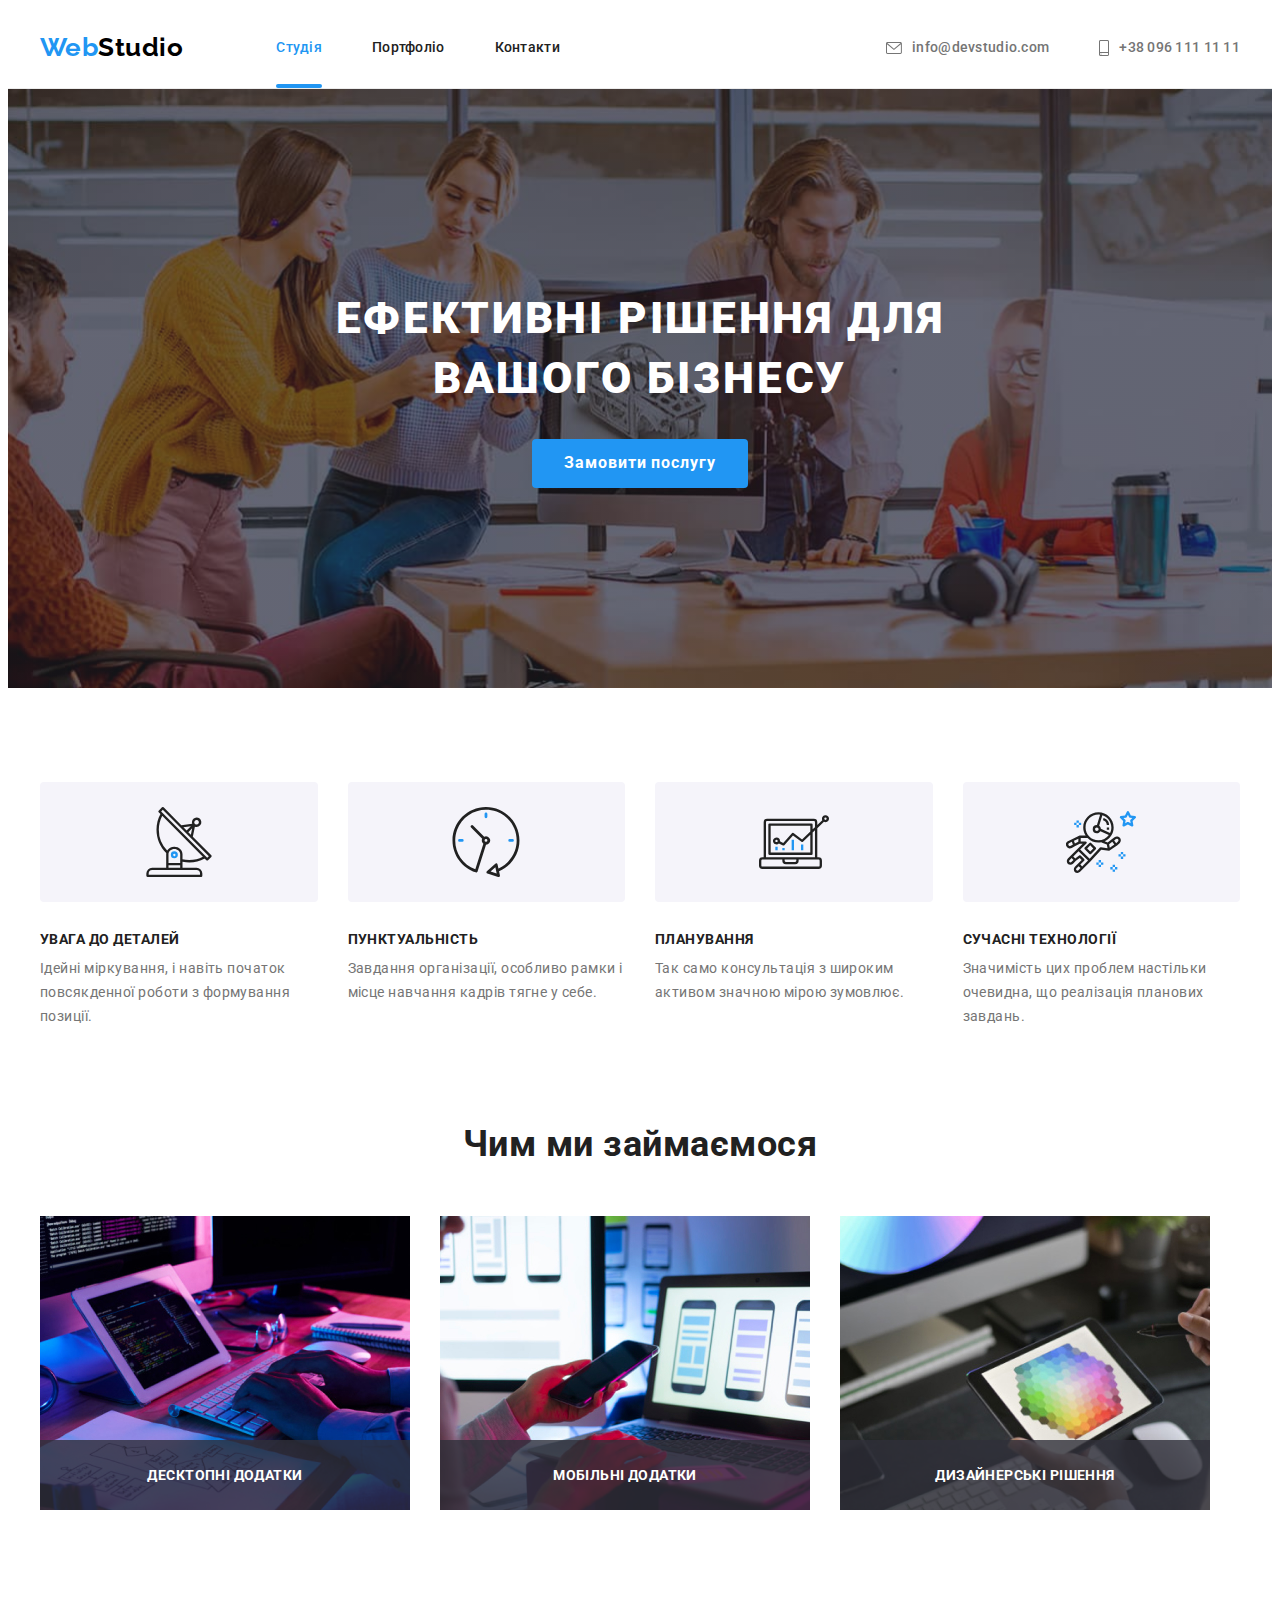
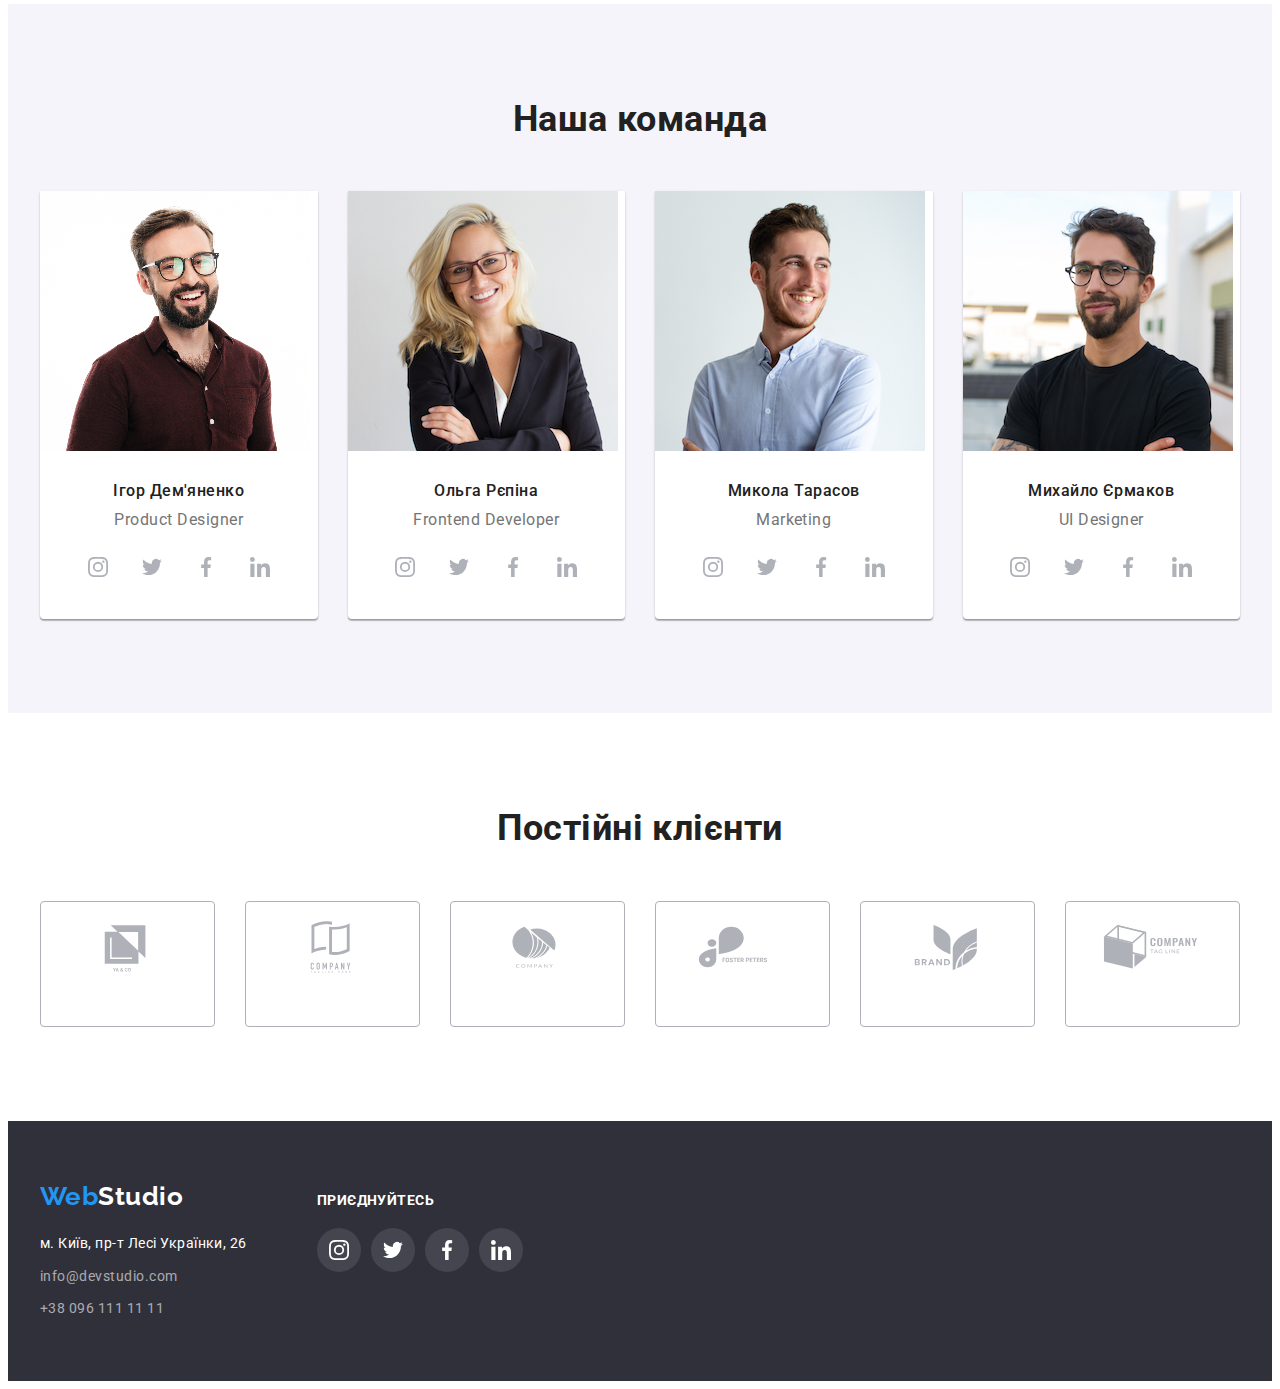
<file: index.html>
<!DOCTYPE html>
<html lang="uk">
  <head>
    <meta charset="UTF-8"/>
    <meta http-equiv="X-UA-Compatible" content="IE=edge"/>
    <meta name="viewport" content="width=device-width, initial-scale=1.0"/>
    <title>WebStudio</title>
    <link
      href="https://fonts.googleapis.com/css2?family=Raleway:wght@700&family=Roboto:wght@400;500;700;900&display=swap"
      rel="stylesheet"/>
    <link
      rel="stylesheet"
      href="https://cdnjs.cloudflare.com/ajax/libs/modern-normalize/1.1.0/modern-normalize.min.css"
      integrity="sha512-wpPYUAdjBVSE4KJnH1VR1HeZfpl1ub8YT/NKx4PuQ5NmX2tKuGu6U/JRp5y+Y8XG2tV+wKQpNHVUX03MfMFn9Q=="
      crossorigin="anonymous"
      referrerpolicy="no-referrer"/>
    <link rel="stylesheet" href="./css/styles.css"/>
  </head>
  <body>
    <!--Top Line-->
    <header class="top-line">
      <div class="container page-header">
        <a class="logo" href="/">Web<span class="logo-header">Studio</span></a>
        <nav>
          <!-- Menu navigation -->
          <ul class="site-nav list">
            <li class="item"><a class="link current" href="./index.html">Студія</a></li>
            <li class="item">
              <a class="link" href="./portfolio.html">Портфоліо</a>
            </li>
            <li class="item"><a class="link" href="">Контакти</a></li>
          </ul>
        </nav>
        <!--Contacts-->
        <ul class="contacts list">
          <li class="item">
            <a class="link" href="mailto:info@devstudio.com">
              <svg class="contacts-icon" width="16" height="12">
                <use href="./images/icons.svg#icon-envelope"></use></svg>info@devstudio.com</a>
          </li>
          <li class="item">
            <a class="link" href="tel:+380961111111">
              <svg class="contacts-icon" width="10" height="16">
                <use href="./images/icons.svg#icon-smartphone"></use></svg>+38 096 111 11 11</a>
          </li>
        </ul>
      </div>
    </header>
    <main>
      <!--Герой-->
      <section class="hero">
        <h1 class="hero-title">Ефективні рішення для вашого бізнесу</h1>
        <button class="button" data-modal-open type="button">Замовити послугу</button>
      </section>
      <!--Особливості///Прихований заголовок-->
      <section class="section">
        <div class="container">
          <h2 hidden class="section-title">Особливості</h2>
          <ul class="features list">
            <li class="item">
              <div class="icon">
                <svg width="70" height="70">
                  <use href="./images/icons.svg#icon-antenna"></use>
                </svg>
              </div>
              <h3 class="features-title">УВАГА ДО ДЕТАЛЕЙ</h3>
              <p class="features-description">
                Ідейні міркування, і навіть початок повсякденної роботи з
                формування позиції.
              </p>
            </li>
            <li class="item">
              <div class="icon">
                <svg width="70" height="70">
                  <use href="./images/icons.svg#icon-clock"></use>
                </svg>
              </div>
              <h3 class="features-title">ПУНКТУАЛЬНІСТЬ</h3>
              <p class="features-description">
                Завдання організації, особливо рамки і місце навчання кадрів
                тягне у себе.
              </p>
            </li>
            <li class="item">
              <div class="icon">
                <svg width="70" height="70">
                  <use href="./images/icons.svg#icon-diagram"></use>
                </svg>
              </div>
              <h3 class="features-title">ПЛАНУВАННЯ</h3>
              <p class="features-description">
                Так само консультація з широким активом значною мірою зумовлює.
              </p>
            </li>
            <li class="item">
              <div class="icon">
                <svg width="70" height="70">
                  <use href="./images/icons.svg#icon-astronaut"></use>
                </svg>
              </div>
              <h3 class="features-title">СУЧАСНІ ТЕХНОЛОГІЇ</h3>
              <p class="features-description">
                Значимість цих проблем настільки очевидна, що реалізація
                планових завдань.
              </p>
            </li>
          </ul>
        </div>
      </section>
      <!--Чим ми займаємося-->
      <section class="about section">
        <div class="container">
          <h2 class="section-title">Чим ми займаємося</h2>
          <ul class="work list">
            <li class="item">
              <img
                class="image"
                src="./images/close-up-image-programer-working-his-desk-office_1098-18707.jpg"
                alt="Програміст працює за комп'ютером в офісі"
                width="370"
              />
              <div class="text-box">
                <p class="text">Десктопні додатки</p>
              </div>
            </li>
            <li class="item">
              <img
                class="image"
                src="./images/web-ui-designers-are-developing-application-smartphones-team-creators-is-working-interface-mobile-phones_8119-2713.jpg"
                alt="Веб дизайнер розробляє інтерфейс програми для смартфону"
                width="370"
              />
              <div class="text-box"> 
                <p class="text">Мобільні додатки</p>
              </div>
            </li>
            <li class="item">
              <img
                class="image"
                src="./images/creative-artist-web-design-with-working-colour-selection-graphic-tablet_35674-1119.jpg"
                alt="Веб дизайнер обирає колір з палітри на планшеті"
                width="370"
              />
              <div class="text-box">
                <p class="text">Дизайнерські рішення</p>
              </div>
            </li>
          </ul>
        </div>
      </section>
      <!--Наша команда-->
      <section class="section team">
        <div class="container">
          <h2 class="section-title">Наша команда</h2>
          <ul class="team list">
            <li class="cards">
              <img
                class="image"
                src="./images/4853.jpg"
                alt="Photo"
                width="270"
              />
              <div class="cards-text">
                <h3 class="cards-title">Ігор Дем'яненко</h3>
                <p class="cards-captions" lang="en">Product Designer</p>
                <ul class="cards-icon list">
                  <li class="item">
                    <a
                      class="link"
                      href="http://instagram.com"
                      target="_blank"
                      rel="noopener noreferrer"
                    >
                      <svg class="icon" width="20" height="20">
                        <use href="./images/icons.svg#icon-instagram"></use>
                      </svg>
                    </a>
                  </li>
                  <li class="item">
                    <a
                      class="link"
                      href="http://twitter.com"
                      target="_blank"
                      rel="noopener noreferrer"
                    >
                      <svg class="icon" width="20" height="20">
                        <use href="./images/icons.svg#icon-twitter"></use>
                      </svg>
                    </a>
                  </li>
                  <li class="item">
                    <a
                      class="link"
                      href="http://facebook.com"
                      target="_blank"
                      rel="noopener noreferrer"
                    >
                      <svg class="icon" width="20" height="20">
                        <use href="./images/icons.svg#icon-facebook"></use>
                      </svg>
                    </a>
                  </li>
                  <li class="item">
                    <a
                      class="link"
                      href="http://LinkedIn.com"
                      target="_blank"
                      rel="noopener noreferrer"
                    >
                      <svg class="icon" width="20" height="20">
                        <use href="./images/icons.svg#icon-linkedin"></use>
                      </svg>
                    </a>
                  </li>
                </ul>
              </div>
            </li>
            <li class="cards">
              <img
                class="image"
                src="./images/5844.jpg"
                alt="Photo"
                width="270"
              />
              <div class="cards-text">
                <h3 class="cards-title">Ольга Рєпіна</h3>
                <p class="cards-captions" lang="en">Frontend Developer</p>

              <ul class="cards-icon list">
                <li class="item">
                  <a
                    class="link"
                    href="http://instagram.com"
                    target="_blank"
                    rel="noopener noreferrer"
                  >
                    <svg class="icon" width="20" height="20">
                      <use href="./images/icons.svg#icon-instagram"></use>
                    </svg>
                  </a>
                </li>
                <li class="item">
                  <a
                    class="link"
                    href="http://twitter.com"
                    target="_blank"
                    rel="noopener noreferrer"
                  >
                    <svg class="icon" width="20" height="20">
                      <use href="./images/icons.svg#icon-twitter"></use>
                    </svg>
                  </a>
                </li>
                <li class="item">
                  <a
                    class="link"
                    href="http://facebook.com"
                    target="_blank"
                    rel="noopener noreferrer"
                  >
                    <svg class="icon" width="20" height="20">
                      <use href="./images/icons.svg#icon-facebook"></use>
                    </svg>
                  </a>
                </li>
                <li class="item">
                  <a
                    class="link"
                    href="http://LinkedIn.com"
                    target="_blank"
                    rel="noopener noreferrer"
                  >
                    <svg class="icon" width="20" height="20">
                      <use href="./images/icons.svg#icon-linkedin"></use>
                    </svg>
                  </a>
                </li>
              </ul>
              </div>
            </li>
            <li class="cards">
              <img
                class="image"
                src="./images/16166.jpg"
                alt="Photo"
                width="270"
              />
              <div class="cards-text">
                <h3 class="cards-title">Микола Тарасов</h3>
                <p class="cards-captions" lang="en">Marketing</p>
              
              <ul class="cards-icon list">
                <li class="item">
                  <a
                    class="link"
                    href="http://instagram.com"
                    target="_blank"
                    rel="noopener noreferrer"
                  >
                    <svg class="icon" width="20" height="20">
                      <use href="./images/icons.svg#icon-instagram"></use>
                    </svg>
                  </a>
                </li>
                <li class="item">
                  <a
                    class="link"
                    href="http://twitter.com"
                    target="_blank"
                    rel="noopener noreferrer"
                  >
                    <svg class="icon" width="20" height="20">
                      <use href="./images/icons.svg#icon-twitter"></use>
                    </svg>
                  </a>
                </li>
                <li class="item">
                  <a
                    class="link"
                    href="http://facebook.com"
                    target="_blank"
                    rel="noopener noreferrer"
                  >
                    <svg class="icon" width="20" height="20">
                      <use href="./images/icons.svg#icon-facebook"></use>
                    </svg>
                  </a>
                </li>
                <li class="item">
                  <a
                    class="link"
                    href="http://LinkedIn.com"
                    target="_blank"
                    rel="noopener noreferrer"
                  >
                    <svg class="icon" width="20" height="20">
                      <use href="./images/icons.svg#icon-linkedin"></use>
                    </svg>
                  </a>
                </li>
              </ul>
              </div>
            </li>
            <li class="cards">
              <img
                class="image"
                src="./images/2968.jpg"
                alt="Photo"
                width="270"
              />
              <div class="cards-text">
                <h3 class="cards-title">Михайло Єрмаков</h3>
                <p class="cards-captions" lang="en">UI Designer</p>
              
              <ul class="cards-icon list">
                <li class="item">
                  <a
                    class="link"
                    href="http://instagram.com"
                    target="_blank"
                    rel="noopener noreferrer"
                  >
                    <svg class="icon" width="20" height="20">
                      <use href="./images/icons.svg#icon-instagram"></use>
                    </svg>
                  </a>
                </li>
                <li class="item">
                  <a
                    class="link"
                    href="http://twitter.com"
                    target="_blank"
                    rel="noopener noreferrer"
                  >
                    <svg class="icon" width="20" height="20">
                      <use href="./images/icons.svg#icon-twitter"></use>
                    </svg>
                  </a>
                </li>
                <li class="item">
                  <a
                    class="link"
                    href="http://facebook.com"
                    target="_blank"
                    rel="noopener noreferrer"
                  >
                    <svg class="icon" width="20" height="20">
                      <use href="./images/icons.svg#icon-facebook"></use>
                    </svg>
                  </a>
                </li>
                <li class="item">
                  <a
                    class="link"
                    href="http://LinkedIn.com"
                    target="_blank"
                    rel="noopener noreferrer"
                  >
                    <svg class="icon" width="20" height="20">
                      <use href="./images/icons.svg#icon-linkedin"></use>
                    </svg>
                  </a>
                </li>
              </ul>
              </div>
            </li>
          </ul>
        </div>
      </section>
      <!--------------------------- Постійні клієнти -------------------------------------->
      <section class="section clients">
        <div class="container">
          <h2 class="section-title">Постійні клієнти</h2>
          <ul class="clients-list list">
            <li class="item">
              <a
                class="link"
                href="http://"
                target="_blank"
                rel="noopener noreferrer"
              >
                <svg class="icon" width="106" height="60">
                  <use href="./images/icons.svg#icon-logo-1"></use>
                </svg>
              </a>
            </li>
            <li class="item">
              <a
                class="link"
                href="http://"
                target="_blank"
                rel="noopener noreferrer"
              >
                <svg class="icon" width="106" height="60">
                  <use href="./images/icons.svg#icon-logo-2"></use>
                </svg>
              </a>
            </li>
            <li class="item">
              <a
                class="link"
                href="http://"
                target="_blank"
                rel="noopener noreferrer"
              >
                <svg class="icon" width="106" height="60">
                  <use href="./images/icons.svg#icon-logo-3"></use>
                </svg>
              </a>
            </li>
            <li class="item">
              <a
                class="link"
                href="http://"
                target="_blank"
                rel="noopener noreferrer"
              >
                <svg class="icon" width="106" height="60">
                  <use href="./images/icons.svg#icon-logo-4"></use>
                </svg>
              </a>
            </li>
            <li class="item">
              <a
                class="link"
                href="http://"
                target="_blank"
                rel="noopener noreferrer"
              >
                <svg class="icon" width="106" height="60">
                  <use href="./images/icons.svg#icon-logo-5"></use>
                </svg>
              </a>
            </li>
            <li class="item">
              <a
                class="link"
                href="http://"
                target="_blank"
                rel="noopener noreferrer"
              >
                <svg class="icon" width="106" height="60">
                  <use href="./images/icons.svg#icon-logo-6"></use>
                </svg>
              </a>
            </li>
          </ul>
        </div>
      </section>
    </main>
    <!--Підвал-->
    <footer class="footer">
      <div class="container">
        <div class="footer-flex">
          <div class="footer-contacts">
            <a class="logo" href="/"
              >Web<span class="logo-footer">Studio</span></a
            >
            <address>
              <ul class="address list">
                <li class="item">м. Київ, пр-т Лесі Українки, 26</li>
                <li class="item">
                  <a class="link" href="mailto:info@devstudio.com"
                    >info@devstudio.com</a
                  >
                </li>
                <li class="item">
                  <a class="link" href="tel:+380961111111">+38 096 111 11 11</a>
                </li>
              </ul>
            </address>
          </div>
          <div class="footer-social">
            <span class="social-uptitle">Приєднуйтесь</span>
            <ul class="footer-icon list">
              <li class="item">
                <a
                  class="link"
                  href="http://instagram.com"
                  target="_blank"
                  rel="noopener noreferrer"
                >
                  <svg class="icon" width="20" height="20">
                    <use href="./images/icons.svg#icon-instagram"></use>
                  </svg>
                </a>
              </li>
              <li class="item">
                <a
                  class="link"
                  href="http://twitter.com"
                  target="_blank"
                  rel="noopener noreferrer"
                >
                  <svg class="icon" width="20" height="20">
                    <use href="./images/icons.svg#icon-twitter"></use>
                  </svg>
                </a>
              </li>
              <li class="item">
                <a
                  class="link"
                  href="http://facebook.com"
                  target="_blank"
                  rel="noopener noreferrer"
                >
                  <svg class="icon" width="20" height="20">
                    <use href="./images/icons.svg#icon-facebook"></use>
                  </svg>
                </a>
              </li>
              <li class="item">
                <a
                  class="link"
                  href="http://LinkedIn.com"
                  target="_blank"
                  rel="noopener noreferrer"
                >
                  <svg class="icon" width="20" height="20">
                    <use href="./images/icons.svg#icon-linkedin"></use>
                  </svg>
                </a>
              </li>
            </ul>
          </div>
        </div>
      </div>
    </footer>
    <!-- modal -->
    <div class="backdrop is-hidden" data-modal>
      <div class="modal">
        <button class="button" type="button" data-modal-close>
          <svg class="icon" width="18" height="18">
            <use href="./images/icons.svg#icon-close"></use>
          </svg>
        </button>
      </div>
    </div>
    <script src="./js/modal.js"></script>
  </body>
</html>
</file>
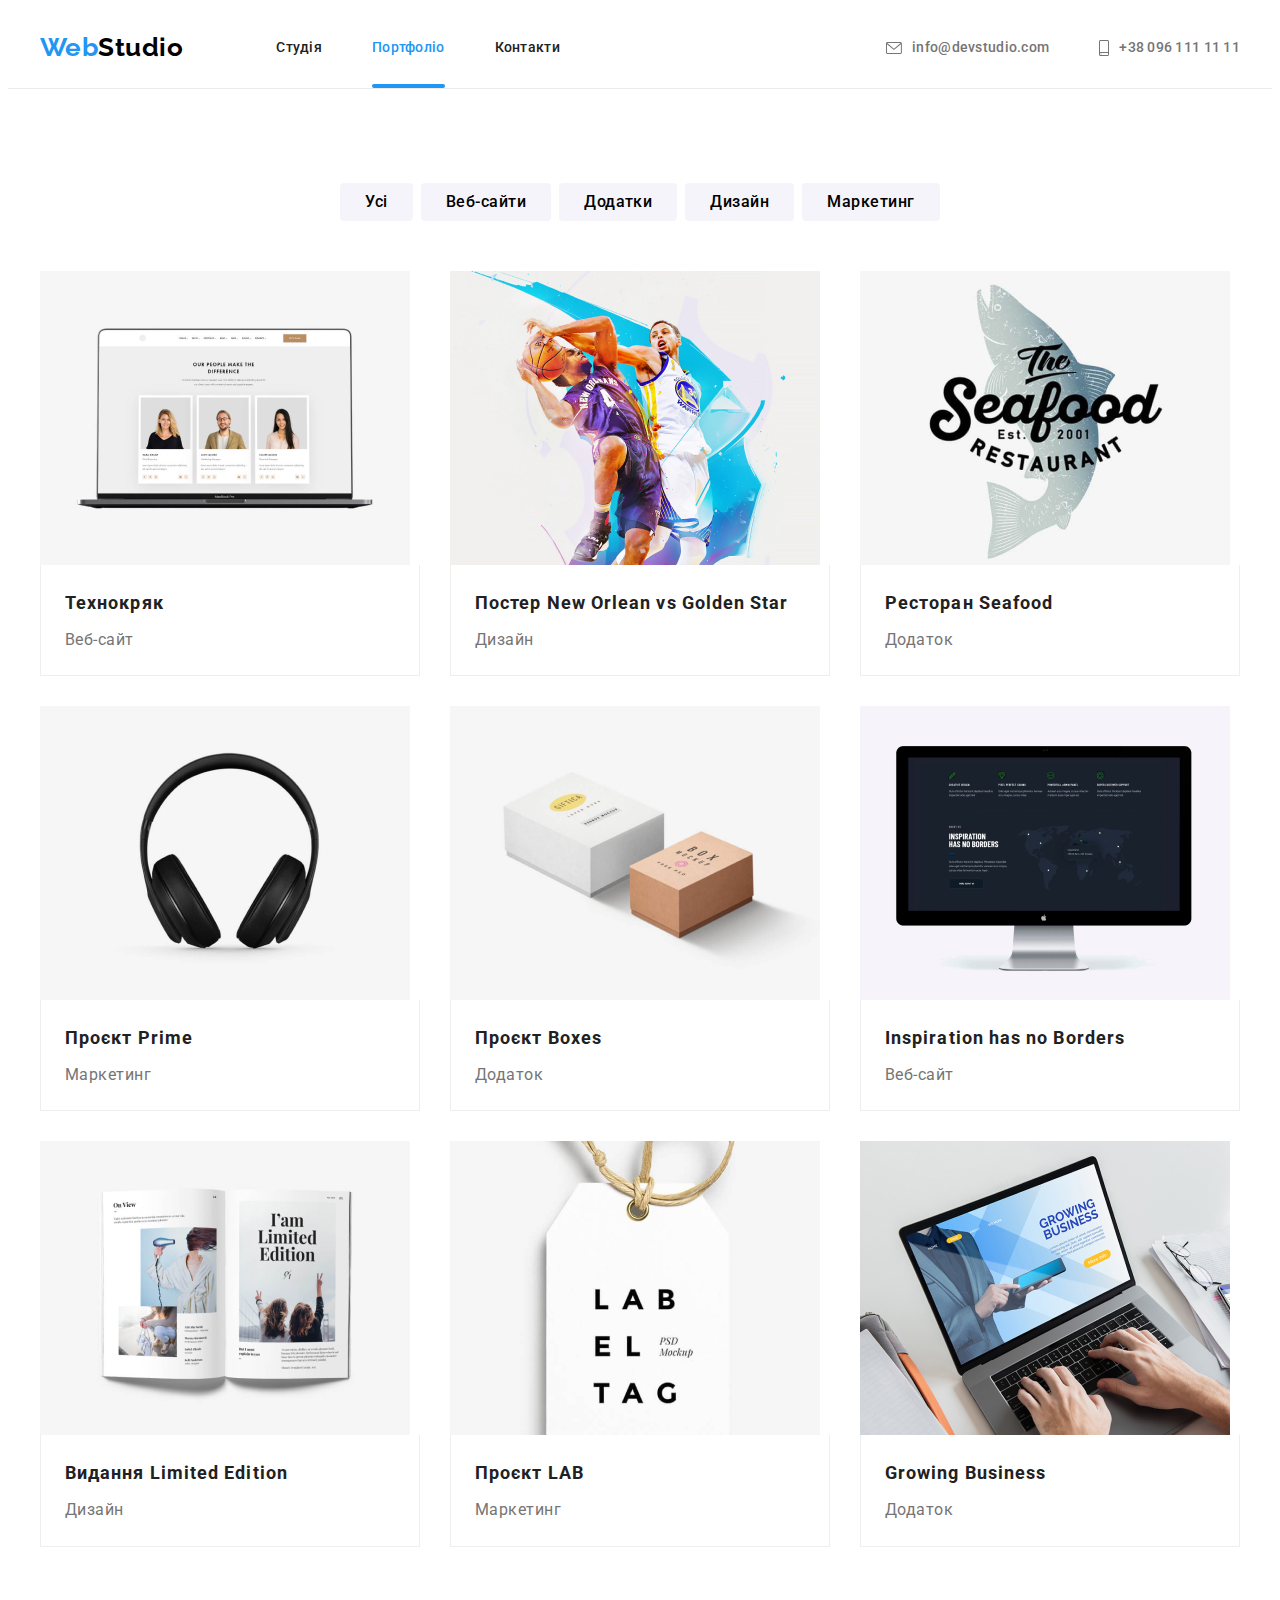
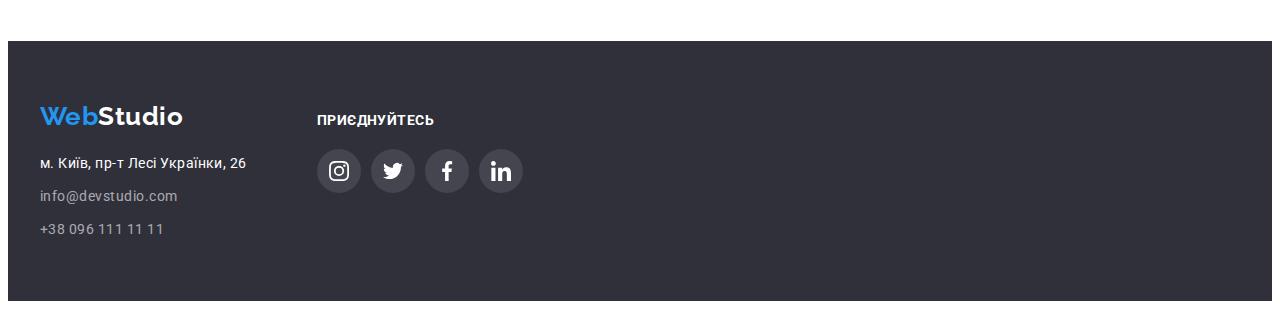
<file: portfolio.html>
<!DOCTYPE html>
<html lang="uk">
  <head>
    <meta charset="UTF-8" />
    <meta http-equiv="X-UA-Compatible" content="IE=edge" />
    <meta name="viewport" content="width=device-width, initial-scale=1.0" />
    <title>WebStudio</title>
    <link
      href="https://fonts.googleapis.com/css2?family=Raleway:wght@700&family=Roboto:wght@400;500;700;900&display=swap"
      rel="stylesheet"
    />
    <link
      rel="stylesheet"
      href="https://cdnjs.cloudflare.com/ajax/libs/modern-normalize/1.1.0/modern-normalize.min.css"
      integrity="sha512-wpPYUAdjBVSE4KJnH1VR1HeZfpl1ub8YT/NKx4PuQ5NmX2tKuGu6U/JRp5y+Y8XG2tV+wKQpNHVUX03MfMFn9Q=="
      crossorigin="anonymous"
      referrerpolicy="no-referrer"
    />
    <link rel="stylesheet" href="./css/styles.css" />
  </head>

  <body>
    <!--Top Line-->
    <header class="top-line">
      <div class="container page-header">
        <a class="logo" href="/">Web<span class="logo-header">Studio</span></a>
        <nav>
          <!-- Menu navigation -->
          <ul class="site-nav list">
            <li class="item"><a class="link" href="./index.html">Студія</a></li>
            <li class="item">
              <a class="link current" href="./portfolio.html">Портфоліо</a>
            </li>
            <li class="item"><a class="link" href="">Контакти</a></li>
          </ul>
        </nav>
        <!--Contacts-->
        <ul class="contacts list">
          <li class="item">
            <a class="link" href="mailto:info@devstudio.com">
              <svg class="contacts-icon" width="16" height="12">
                <use href="./images/icons.svg#icon-envelope"></use></svg>info@devstudio.com</a>
          </li>
          <li class="item">
            <a class="link" href="tel:+380961111111">
              <svg class="contacts-icon" width="10" height="16">
                <use href="./images/icons.svg#icon-smartphone"></use></svg>+38 096 111 11 11</a>
          </li>
        </ul>
      </div>
    </header>
    <main>
      <section class="section">
        <div class="container">
          <h1 hidden class="section-title">Портфоліо</h1>
          <ul class="filter list">
            <li class="item">
              <button class="filter-button" type="button">Усі</button>
            </li>
            <li class="item">
              <button class="filter-button" type="button">Веб-сайти</button>
            </li>
            <li class="item">
              <button class="filter-button" type="button">Додатки</button>
            </li>
            <li class="item">
              <button class="filter-button" type="button">Дизайн</button>
            </li>
            <li class="item">
              <button class="filter-button" type="button">Маркетинг</button>
            </li>
          </ul>
          <ul class="gallery list">
            <li class="item">
              <a class="link" href="">
                <div class="gallery-thumbs">
                  <img
                    class="image"
                    src="./images/notebook.jpg"
                    alt="Photo"
                    width="370"
                  />
                  <div class="overlay">
                    <p class="overlay-text">Ресурс пропонує комплексні пропозиції з різним рівнем функціоналу та сервісів. 
                      Все це дозволить відвідувачу отримати вичерпні відомості про компанію чи приватну особу.
                    </p>
                  </div>
                </div>
                <div class="text">
                  <h2 class="title">Технокряк</h2>
                  <p class="gallery-caption">Веб-сайт</p>
                </div>
              </a>
            </li>
            <li class="item">
              <a class="link" href="">
                <div class="gallery-thumbs">
                  <img
                    class="image"
                    src="./images/poster.jpg"
                    alt="Photo"
                    width="370"
                  />
                  <div class="overlay">
                    <p class="overlay-text">Lorem ipsum dolor sit amet consectetur, adipisicing elit. Inventore, iusto. 
                      Eius quaerat illum est laborum dolorum quam mollitia facere corrupti inventore eveniet.
                    </p>
                  </div>
                </div>
                <div class="text">
                  <h2 class="title">Постер New Orlean vs Golden Star</h2>
                  <p class="gallery-caption">Дизайн</p>
                </div>
              </a>
            </li>
            <li class="item">
              <a class="link" href="">
                <div class="gallery-thumbs">
                  <img
                    class="image"
                    src="./images/seafood.jpg"
                    alt="Photo"
                    width="370"
                  />
                  <div class="overlay">
                    <p class="overlay-text">Lorem ipsum dolor sit amet consectetur, adipisicing elit. Inventore, iusto.
                      Eius quaerat illum est laborum dolorum quam mollitia facere corrupti inventore eveniet.
                    </p>
                  </div>
                </div>
                <div class="text">
                  <h2 class="title">Ресторан Seafood</h2>
                  <p class="gallery-caption">Додаток</p>
                </div>
              </a>
            </li>
            <li class="item">
              <a class="link" href="">
                <div class="gallery-thumbs">
                  <img
                    class="image"
                    src="./images/earphones.jpg"
                    alt="Photo"
                    width="370"
                  />
                  <div class="overlay">
                    <p class="overlay-text">Lorem ipsum dolor sit amet consectetur, adipisicing elit. Inventore, iusto.
                      Eius quaerat illum est laborum dolorum quam mollitia facere corrupti inventore eveniet.
                    </p>
                  </div>
                </div>
                <div class="text">
                  <h2 class="title">Проєкт Prime</h2>
                  <p class="gallery-caption">Маркетинг</p>
                </div>
              </a>
            </li>
            <li class="item">
              <a class="link" href="">
                <div class="gallery-thumbs">
                  <img
                    class="image"
                    src="./images/boxes.jpg"
                    alt="Photo"
                    width="370"
                  />
                  <div class="overlay">
                    <p class="overlay-text">Lorem ipsum dolor sit amet consectetur, adipisicing elit. Inventore, iusto.
                      Eius quaerat illum est laborum dolorum quam mollitia facere corrupti inventore eveniet.
                    </p>
                  </div>
                </div>
                <div class="text">
                  <h2 class="title">Проєкт Boxes</h2>
                  <p class="gallery-caption">Додаток</p>
                </div>
              </a>
            </li>
            <li class="item">
              <a class="link" href="">
                <div class="gallery-thumbs">
                  <img
                    class="image"
                    src="./images/monitor.jpg"
                    alt="Photo"
                    width="370"
                  />
                  <div class="overlay">
                    <p class="overlay-text">Lorem ipsum dolor sit amet consectetur, adipisicing elit. Inventore, iusto.
                      Eius quaerat illum est laborum dolorum quam mollitia facere corrupti inventore eveniet.
                    </p>
                  </div>
                </div>
                <div class="text">
                  <h2 class="title" lang="en">Inspiration has no Borders</h2>
                  <p class="gallery-caption">Веб-сайт</p>
                </div>
              </a>
            </li>
            <li class="item">
              <a class="link" href="">
                <div class="gallery-thumbs">
                  <img
                    class="image"
                    src="./images/limited.jpg"
                    alt="Photo"
                    width="370"
                  />
                  <div class="overlay">
                    <p class="overlay-text">Lorem ipsum dolor sit amet consectetur, adipisicing elit. Inventore, iusto.
                      Eius quaerat illum est laborum dolorum quam mollitia facere corrupti inventore eveniet.
                    </p>
                  </div>
                </div>
                <div class="text">
                  <h2 class="title">Видання Limited Edition</h2>
                  <p class="gallery-caption">Дизайн</p>
                </div>
              </a>
            </li>
            <li class="item">
              <a class="link" href="">
                <div class="gallery-thumbs">
                  <img
                    class="image"
                    src="./images/lab.jpg"
                    alt="Photo"
                    width="370"
                  />
                  <div class="overlay">
                    <p class="overlay-text">Lorem ipsum dolor sit amet consectetur, adipisicing elit. Inventore, iusto.
                      Eius quaerat illum est laborum dolorum quam mollitia facere corrupti inventore eveniet.
                    </p>
                  </div>
                </div>
                <div class="text">
                  <h2 class="title">Проєкт LAB</h2>
                  <p class="gallery-caption">Маркетинг</p>
                </div>
              </a>
            </li>
            <li class="item">
              <a class="link" href="">
                <div class="gallery-thumbs">
                  <img
                    class="image"
                    src="./images/business.jpg"
                    alt="Photo"
                    width="370"
                  />
                  <div class="overlay">
                    <p class="overlay-text">Lorem ipsum dolor sit amet consectetur, adipisicing elit. Inventore, iusto.
                      Eius quaerat illum est laborum dolorum quam mollitia facere corrupti inventore eveniet.
                    </p>
                  </div>
                </div>
                <div class="text">
                  <h2 class="title" lang="en">Growing Business</h2>
                  <p class="gallery-caption">Додаток</p>
                </div>
              </a>
            </li>
          </ul>
        </div>
      </section>
    </main>
    <!--Підвал-->
    <footer class="footer">
      <div class="container">
        <div class="footer-flex">
          <div class="footer-contacts">
            <a class="logo" href="/"
              >Web<span class="logo-footer">Studio</span></a
            >
            <address>
              <ul class="address list">
                <li class="item">м. Київ, пр-т Лесі Українки, 26</li>
                <li class="item">
                  <a class="link" href="mailto:info@devstudio.com"
                    >info@devstudio.com</a
                  >
                </li>
                <li class="item">
                  <a class="link" href="tel:+380961111111">+38 096 111 11 11</a>
                </li>
              </ul>
            </address>
          </div>
          <div class="footer-social">
            <span class="social-uptitle">Приєднуйтесь</span>
            <ul class="footer-icon list">
              <li class="item">
                <a
                  class="link"
                  href="http://instagram.com"
                  target="_blank"
                  rel="noopener noreferrer"
                >
                  <svg class="icon" width="20" height="20">
                    <use href="./images/icons.svg#icon-instagram"></use>
                  </svg>
                </a>
              </li>
              <li class="item">
                <a
                  class="link"
                  href="http://twitter.com"
                  target="_blank"
                  rel="noopener noreferrer"
                >
                  <svg class="icon" width="20" height="20">
                    <use href="./images/icons.svg#icon-twitter"></use>
                  </svg>
                </a>
              </li>
              <li class="item">
                <a
                  class="link"
                  href="http://facebook.com"
                  target="_blank"
                  rel="noopener noreferrer"
                >
                  <svg class="icon" width="20" height="20">
                    <use href="./images/icons.svg#icon-facebook"></use>
                  </svg>
                </a>
              </li>
              <li class="item">
                <a
                  class="link"
                  href="http://LinkedIn.com"
                  target="_blank"
                  rel="noopener noreferrer"
                >
                  <svg class="icon" width="20" height="20">
                    <use href="./images/icons.svg#icon-linkedin"></use>
                  </svg>
                </a>
              </li>
            </ul>
          </div>
        </div>
      </div>
    </footer>
  </body>
</html>
</file>
<file: css/styles.css>
:root {
  --text-color-primary: #212121;
  --text-color-secondary: #757575;
  --brand-color-accent: #2196f3;
  --brand-color-bg: #2f303a;
  --bgcolor-primary: #ffffff;
  --bgcolor-secondary: #f5f4fa;
  --social-icon-color: #AFB1B8;
  --white-color:#ffffff;
  --border-solid-color: #eeeeee;
  --gap: 30px;
  --time-transition: cubic-bezier(0.4, 0, 0.2, 1);
}

body {
  background: var(--bgcolor-primary);
  color: var(--text-color-primary);
  font-family: "Roboto", sans-serif;
  letter-spacing: 0.03em;
}

.link {
  text-decoration: none;

  transition: color 250ms cubic-bezier(0.4, 0, 0.2, 1);
}

.list {
  padding: 0;
  list-style-type: none;
}

ul,
li,
p,
h1,
h2,
h3,
h4,
h5,
h6 {
  margin: 0;
}

.container {
  width: 1200px;
  padding-left: 15px;
  padding-right: 15px;
  margin: 0 auto;

  /* outline: 2px solid tomato; */
}

.image {
  display: block;
  max-width: 100%;
}

.top-line {
  border-bottom: 1px solid #ececec;
}

/* page header */
.page-header {
  display: flex;
  align-items: center;
}

/*logo*/

.logo {
  font-family: "Raleway";
  font-weight: 700;
  font-size: 26px;
  line-height: 1.2;
  text-decoration: none;

  color: var(--brand-color-accent);
}

.logo-header {
  color: #000000;
}

.logo-footer {
  color: #ffffff;
}

/*menu-nav*/

.site-nav {
  display: flex;

  font-weight: 500;
  font-size: 14px;
  line-height: 1.1;
  letter-spacing: 0.02em;
}

.site-nav .item:not(:last-child) {
  margin-right: 50px;
}

.site-nav .item:first-child {
  margin-left: 93px;
}

.site-nav .link {
  position: relative;
  display: block;
  padding-top: 32px;
  padding-bottom: 32px;

  font-weight: 500;
  font-size: 14px;
  line-height: 1.1;

  color: inherit;
}

.site-nav .link.current{
  color: var(--brand-color-accent);
}

.site-nav .link.current::after{
  content: "";
  position: absolute;
  display: block;
    width: 100%;
    height: 4px;
    left: 0px;
    bottom: 0px;

    border-radius: 2px;
    background: var(--brand-color-accent);
    opacity: 1;
    transition: opasity 250ms var(--time-transition);
}

/*Contacts*/

.contacts {
  display: flex;
  margin-left: auto;

  font-weight: 500;
  font-size: 14px;
  line-height: 1.1;
  letter-spacing: 0.02em;
}

.contacts .item{
  display: flex;
  align-items: center;
}

.contacts .item:not(:last-child) {
  margin-right: 50px;
}

.contacts .link {
  display: flex;
  align-items: center;

  padding-top: 32px;
  padding-bottom: 32px;

  font-weight: 500;
  font-size: 14px;
  line-height: 1.1;

  color: var(--text-color-secondary);
}

.contacts-icon {
  fill: var(--text-color-secondary);
  margin-right: 10px;

  transition: fill 250ms cubic-bezier(0.4, 0, 0.2, 1);
}


.link:hover .contacts-icon,
.link:focus .contacts-icon {
  fill: var(--brand-color-accent);
}


/*Hero*/

.hero {
  margin: 0 auto;
  max-width: 1600px;
  max-height: 600px;
  padding: 200px 0;
  text-align: center;

  background-image: linear-gradient( to right, rgba(47, 48, 58, 0.4),rgba(47, 48, 58, 0.4)), 
  url(../images/hero-background.jpg);
  background-repeat: no-repeat;
  background-position: center;
  background-size: cover;
}

.hero-title {
  width: 696px;
  height: 120px;
  margin: auto;
  font-weight: 900;
  font-size: 44px;
  line-height: 1.36;

  text-align: center;
  letter-spacing: 0.06em;
  text-transform: uppercase;
  color: #ffffff;
}

.button {
  padding: 10px 32px;
  margin-top: 30px;
  border: 0;
  border-radius: 4px;

  background-color: var(--brand-color-accent);
  color: #ffffff;

  font-family: inherit;
  font-weight: 700;
  font-size: 16px;
  line-height: 1.8;
  text-align: center;
  cursor: pointer;
  letter-spacing: 0.06em;

  transition: background-color 250ms cubic-bezier(0.4, 0, 0.2, 1);
}

.button:hover,
.button:focus {
  background-color: #188ce8;
}

/* --------------------------------modal---------------------------------------------------------- */
.backdrop{
  position: fixed;
  left: 0px;
  top: 0px;
  width: 100%;
  height: 100%;

  background: rgba(0, 0, 0, 0.2);

  opacity: 1;
  transition: opacity 250ms var(--time-transition);
}

.modal {
  position: absolute;
  left: 50%;
  top: 50%;

  width: 528px;
  height: 581px;

  background: #FFFFFF;
  box-shadow: 0px 1px 3px rgba(0, 0, 0, 0.12), 0px 1px 1px rgba(0, 0, 0, 0.14), 0px 2px 1px rgba(0, 0, 0, 0.2);
  border-radius: 4px;

  transform: scaleX(1) translate(-50%, -50%);
  transition: transform 250ms var(--time-transition), opacity 250ms var(--time-transition);
}

.modal .button {
  position: absolute;
  right: 8px;
  top: 8px;
  margin: 0;
  padding: 0;

  width: 30px;
  height: 30px;

  display: flex;
  align-items: center;
  justify-content: center;
  border-radius: 50%;

  background-color: var(--white-color);
  border: 1px solid rgba(0, 0, 0, 0.1);
}

.button .icon {
  color: currentColor;
}



.backdrop.is-hidden{
  visibility: hidden;
  opacity: 0;
  pointer-events: none;
}

.backdrop.is-hidden .modal {
  transform: scaleX(0.7) translate(-50%, -50%);
}

/*Section*/

.section {
  padding: 94px 0;
}

.section-title {
  margin-bottom: 50px;

  font-weight: 700;
  font-size: 36px;
  line-height: 1.2;
  text-align: center;
}

.section.about {
  padding-top: 0;
}

/*Features*/

.features {
  display: flex;
  gap: var(--gap);
}

.features .item{
  flex-basis: calc((100% - (3 * var(--gap)))/4)
}

.features-title {
  font-weight: 700;
  font-size: 14px;
  line-height: 1.1;
  text-transform: uppercase;
}

.features-description {
  display: block;
  margin-top: 10px;

  font-size: 14px;
  line-height: 1.7;

  color: #757575;
}

.features .icon{
  display: flex;
  align-items: center;
  justify-content: center;
  height: 120px;
  background-color: var(--bgcolor-secondary);
  border-radius: 4px;
  margin-bottom: 30px;
}
/*Work*/

.work {
  display: flex;
}
.work .item{
  position: relative;
}

.work .item:not(:last-child) {
  margin-right: 30px;
}

.work .text-box{
  position: absolute;
  left: 0;
  bottom: 0;
  width: 100%;
  background: rgba(47, 48, 58, 0.8);
}

.work .text{
  font-style: normal;
  font-weight: 700;
    font-size: 14px;
    line-height: 16px;
    text-align: center;
    letter-spacing: 0.03em;
    text-transform: uppercase;
    color: var(--white-color);

    padding: 27px 0;
}

/*Team*/

.team {
  display: flex;
  gap: var(--gap);
  
  background-color: var(--bgcolor-secondary);
}

.team .cards{
flex-basis: calc((100% - (3 * var(--gap)))/4);
}

.cards {
  background-color: var(--bgcolor-primary);
  text-align: center;

  box-shadow: 0px 1px 3px rgba(0, 0, 0, 0.12), 
  0px 1px 1px rgba(0, 0, 0, 0.14), 
  0px 2px 1px rgba(0, 0, 0, 0.2);
  border-radius: 0px 0px 4px 4px;
}

.cards-text {
  padding: 30px 0;
}

.cards-title {
  margin-bottom: 10px;

  font-weight: 500;
  font-size: 16px;
  line-height: 1.2;
}

.cards-captions {
  font-size: 16px;
  line-height: 1.2;
  color: var(--text-color-secondary);
  margin-bottom: 16px;
}

.cards-icon{
  display: flex;
  align-items: center;
  justify-content: center;
}

.cards-icon .item{
  width: 44px;
  height: 44px;
}

.cards-icon .link{
  display: block;
  width: 44px;
  height: 44px;
  border-radius: 50%;
    
  color: var(--social-icon-color);
  background-color: var(--bgcolor-primary);

  transition: color 250ms cubic-bezier(0.4, 0, 0.2, 1), background-color 250ms cubic-bezier(0.4, 0, 0.2, 1);
}

.cards-icon .item:not(:last-child){
  margin-right: 10px;
}

.cards-icon .icon {
  margin-top: 12px;
  fill: currentColor;
}

.cards-icon .link:hover,
.cards-icon .link:focus {
  color: var(--bgcolor-primary);
  background-color: var(--brand-color-accent);
}


/* Clients */

.clients-list{
  display: flex;
  align-items: center;
  justify-content: space-between;
}

.clients-list .item{
  flex-basis: calc((100% - (5 * var(--gap))) / 6);
}

.clients-list .link{
    display: block;
      height: 92px;
      border: 1px solid #AFB1B8;
      border-radius: 4px;
    padding: 16px 32px;
      color: var(--social-icon-color);

      transition: color 250ms cubic-bezier(0.4, 0, 0.2, 1), border 250ms cubic-bezier(0.4, 0, 0.2, 1);
}

.clients-list .icon{
  fill: currentColor;
}

.clients-list .link:hover,
.clients-list .link:focus{
  color: var(--brand-color-accent);
  border: 1px solid var(--brand-color-accent);
}

/*Footer*/

.footer {
  padding: 60px 0;
  background-color: var(--brand-color-bg);
}

.footer-flex{
  display: flex;
  align-items: baseline;
    margin: 0;
    padding: 0;
}

.address {
  margin-top: 20px;
  font-style: normal;
  font-size: 14px;
  line-height: 1.7;
  color: var(--white-color);
}

.address .link {
  color: rgba(255, 255, 255, 0.6);
}

.address .item:not(:last-child) {
  margin-bottom: 9px;
}

.link:hover,
.link:focus {
  color: var(--brand-color-accent);
  
}


.social-uptitle{
  display: block;
  margin-bottom: 20px;
  font-weight: 700;
    font-size: 14px;
    line-height: 1.14;
    letter-spacing: 0.03em;
    text-transform: uppercase;
  
    color: var(--white-color);

}

.footer-social{
  margin-left: 70px;
  
}


.footer-icon {
  display: flex;
  align-items: center;
  justify-content: center;
}

.footer-icon .item {
  width: 44px;
  height: 44px;
}

.footer-icon .link {
  display: block;
  width: 44px;
  height: 44px;
  border-radius: 50%;

  color: var(--white-color);
  background-color: rgba(255, 255, 255, 0.1);

  transition: color 250ms cubic-bezier(0.4, 0, 0.2, 1), background-color 250ms cubic-bezier(0.4, 0, 0.2, 1);
}

.footer-icon .item:not(:last-child) {
  margin-right: 10px;
}

.footer-icon .icon {
  margin-top: 12px;
  margin-left: 12px;
  fill: currentColor;
}

.footer-icon .link:hover,
.footer-icon .link:focus {
  color: var(--bgcolor-primary);
  background-color: var(--brand-color-accent);
  
}

/*Portfolio*/

.filter {
  margin-bottom: 50px;
  display: flex;
  justify-content: center;
}

.filter .item:not(:last-child) {
  margin-right: 8px;
}

.filter-button {
  padding: 6px 25px;
  border-radius: 4px;

  cursor: pointer;

  background-color: var(--bgcolor-secondary);

  font-family: inherit;
  font-weight: 500;
  font-size: 16px;
  line-height: 1.6;
  letter-spacing: 0.03em;

  border: 0;

  transition: color 250ms cubic-bezier(0.4, 0, 0.2, 1), background-color 250ms cubic-bezier(0.4, 0, 0.2, 1), box-shadow 250ms cubic-bezier(0.4, 0, 0.2, 1);
}

.filter-button:hover,
.filter-button:focus {
  color: var(--white-color);
  background-color: var(--brand-color-accent);
  box-shadow: 0px 3px 1px rgba(0, 0, 0, 0.1),
   0px 1px 2px rgba(0, 0, 0, 0.08),
    0px 2px 2px rgba(0, 0, 0, 0.12);
}

/* Gallery */

.gallery {
  position: relative;
  display: flex;
  flex-wrap: wrap;
  gap: var(--gap);
  
}

.gallery .title {
  margin-bottom: 4px;
  font-weight: 700;
  font-size: 18px;
  line-height: 2;
  letter-spacing: 0.06em;
}

.gallery-caption {
  font-size: 16px;
  line-height: 1.9;
  color: var(--text-color-secondary);
}

.gallery .text {
  padding: 20px 24px;
    border-left: 1px solid var(--border-solid-color);
      border-right: 1px solid var(--border-solid-color);
      border-bottom: 1px solid var(--border-solid-color);
}

.gallery .link{
  display: block;
  color: inherit;

  transition: box-shadow 250ms cubic-bezier(0.4, 0, 0.2, 1);
}

.gallery .item{
  flex-basis: calc((100% - (2 * var(--gap))) / 3);
}

.gallery-thumbs{
  position: relative;
  overflow: hidden;
}

.overlay{
  position: absolute;
  width: 100%;
  height: 100%;
  top: 0;
  left: 0;
}

.overlay-text{
  display: block;
  font-weight: 400;
    font-size: 18px;
    line-height: 1.56;
    letter-spacing: 0.03em;
    color: var(--white-color);
    border: none;
    padding: 63px 24px;
      transform: translateY(150%);
        transition: transform 250ms var(--time-transition);
}

.gallery-thumbs::before{
  content: "";
  display: inline-block;
  position: absolute;
  width: 100%;
  height: 100%;
  
  background: rgba(33, 150, 243, 0.9);
  transform: translateY(100%);
  transition: transform 250ms var(--time-transition);

}

.gallery .link:hover .gallery-thumbs::before,
.gallery .link:focus .gallery-thumbs::before,
.gallery .link:hover .overlay-text,
.gallery .link:focus .overlay-text{
  transform: translateY(0);
}

.gallery .link:hover,
.gallery .link:focus{
    box-shadow: 0px 1px 1px rgba(0, 0, 0, 0.12), 0px 4px 4px rgba(0, 0, 0, 0.06), 1px 4px 6px rgba(0, 0, 0, 0.16);
}
</file>
